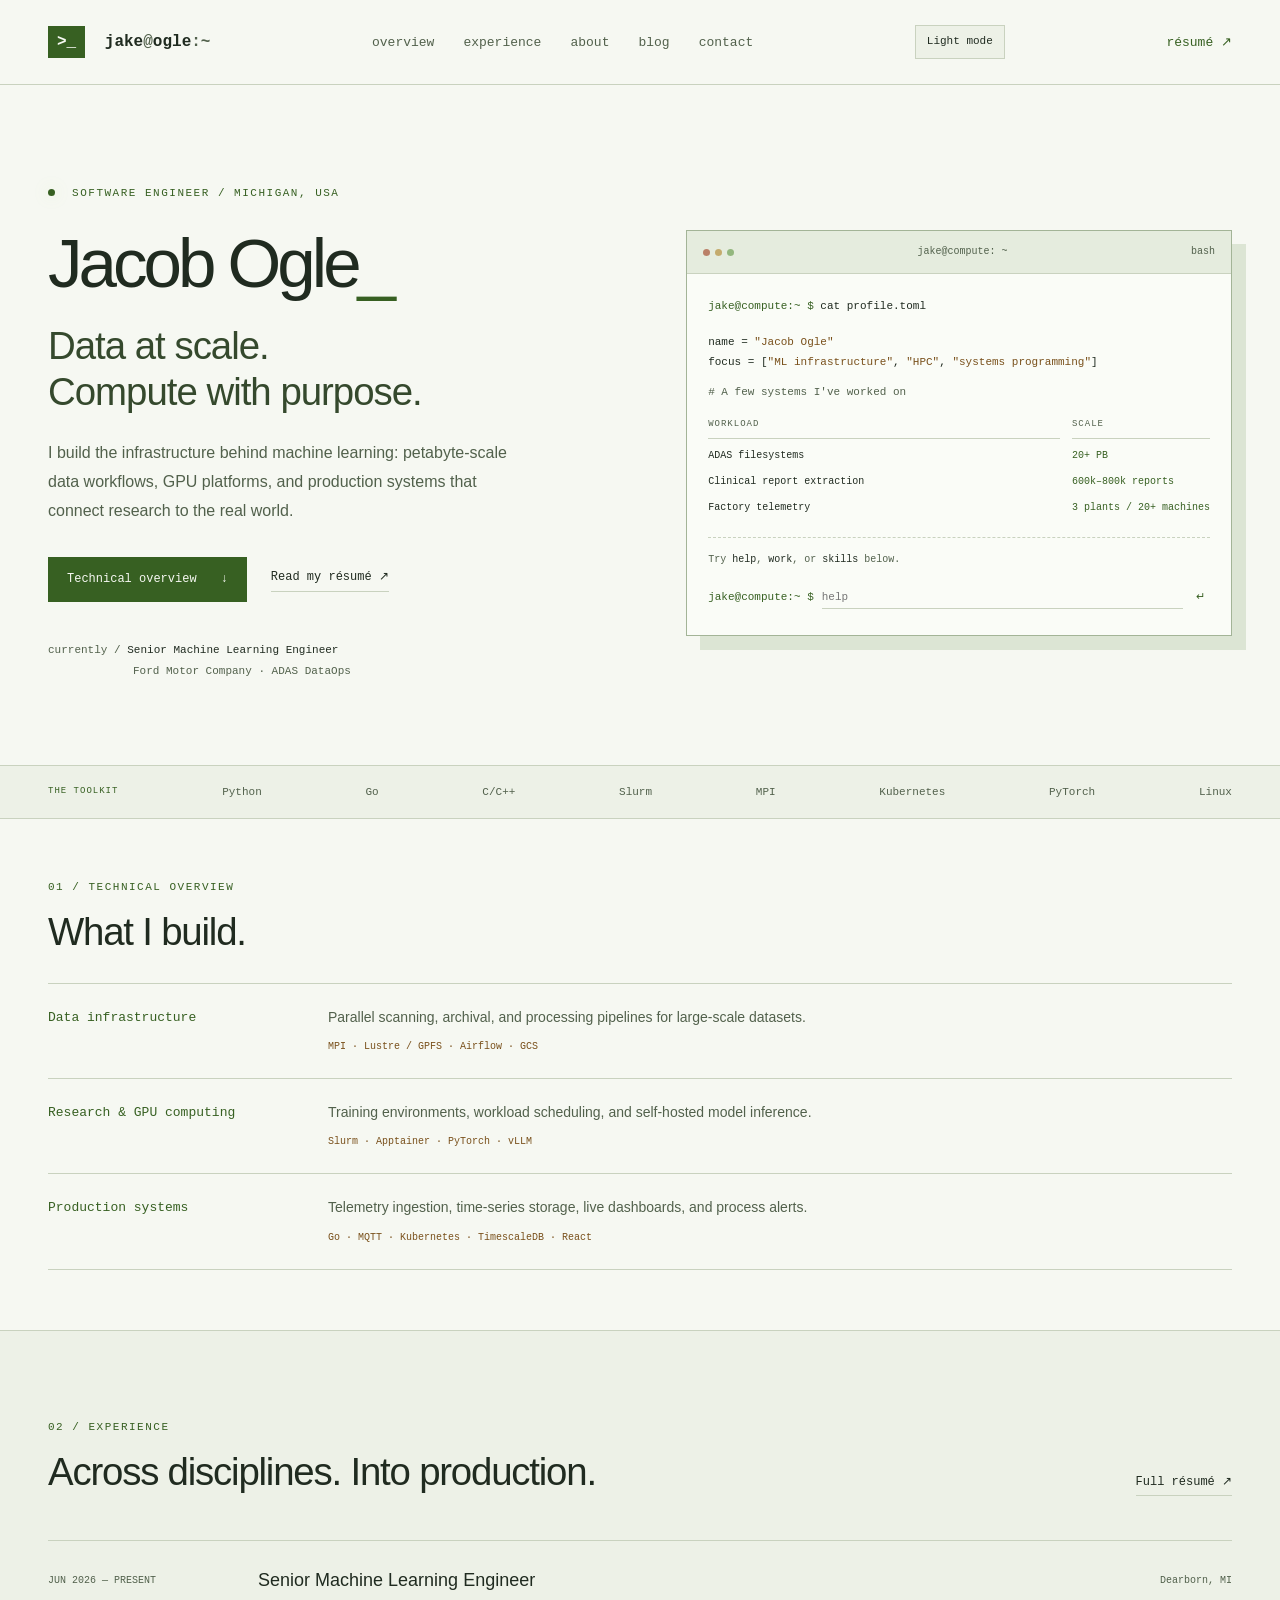
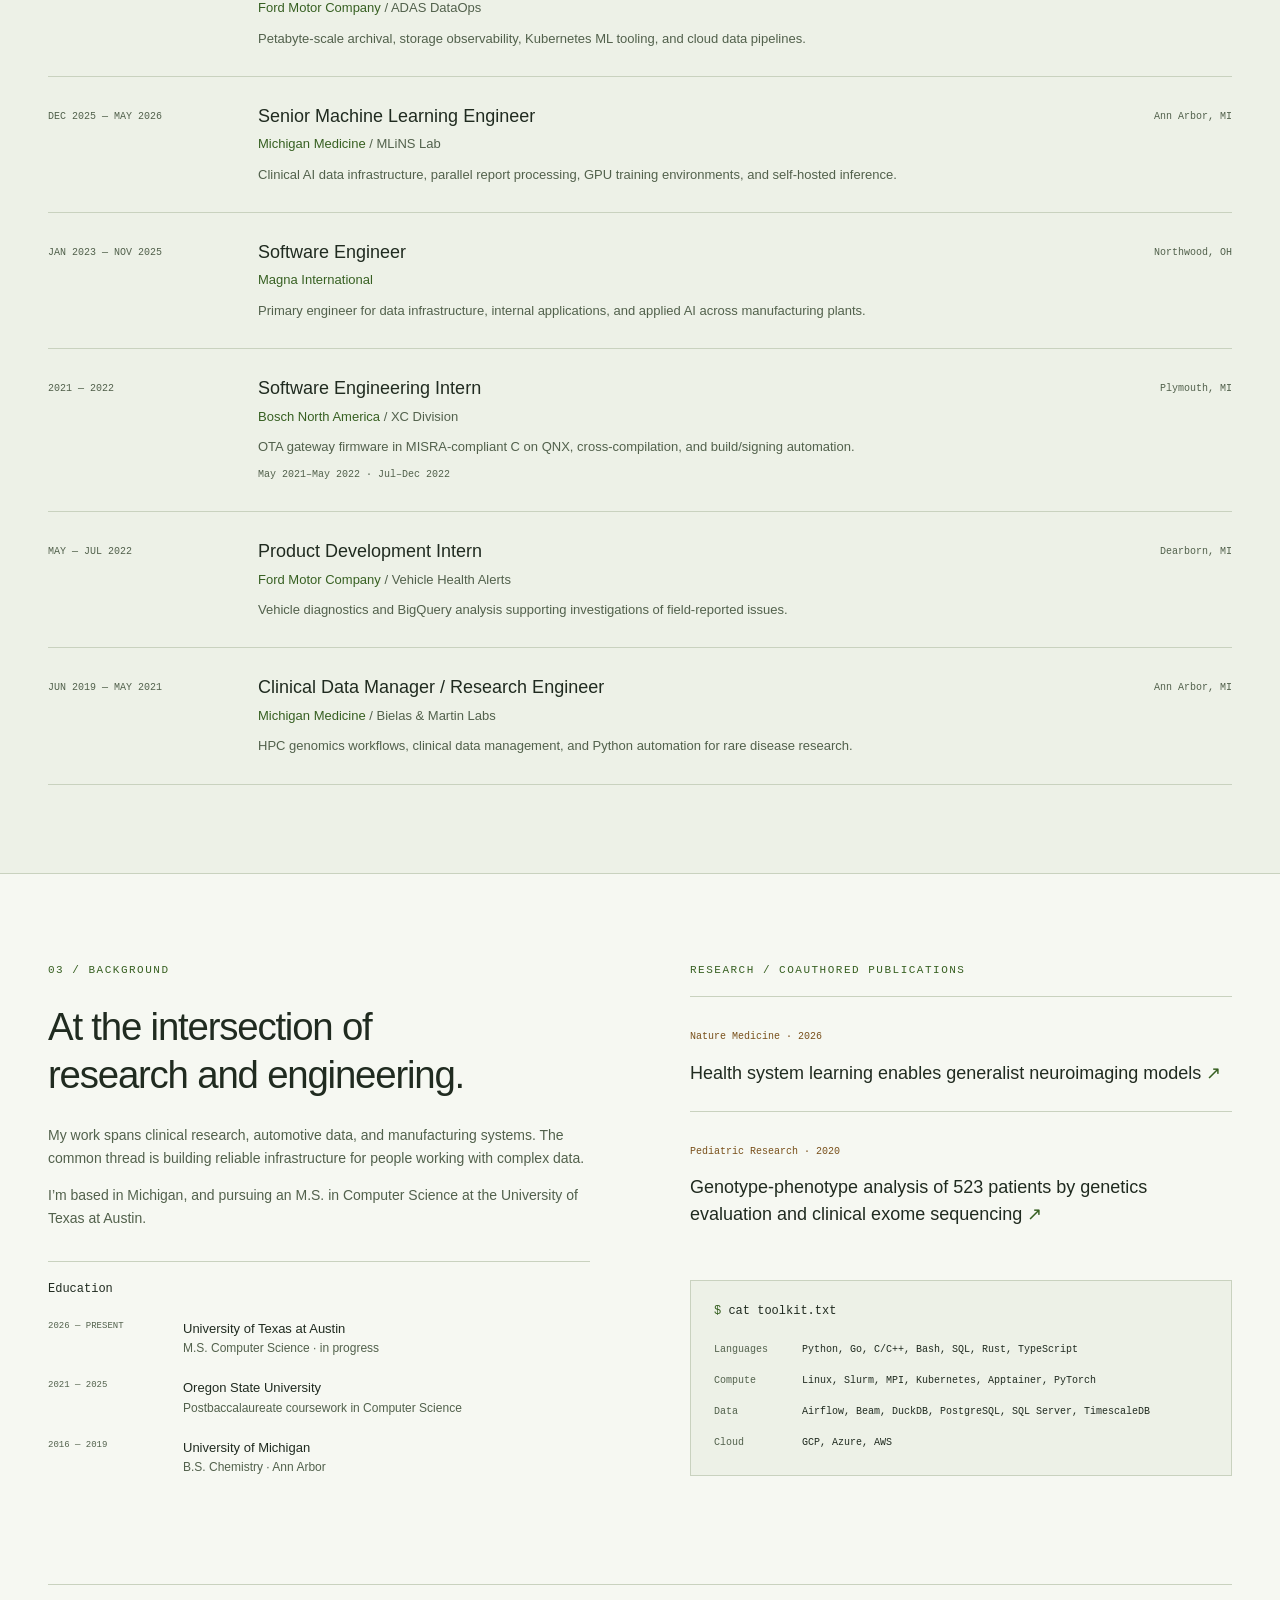
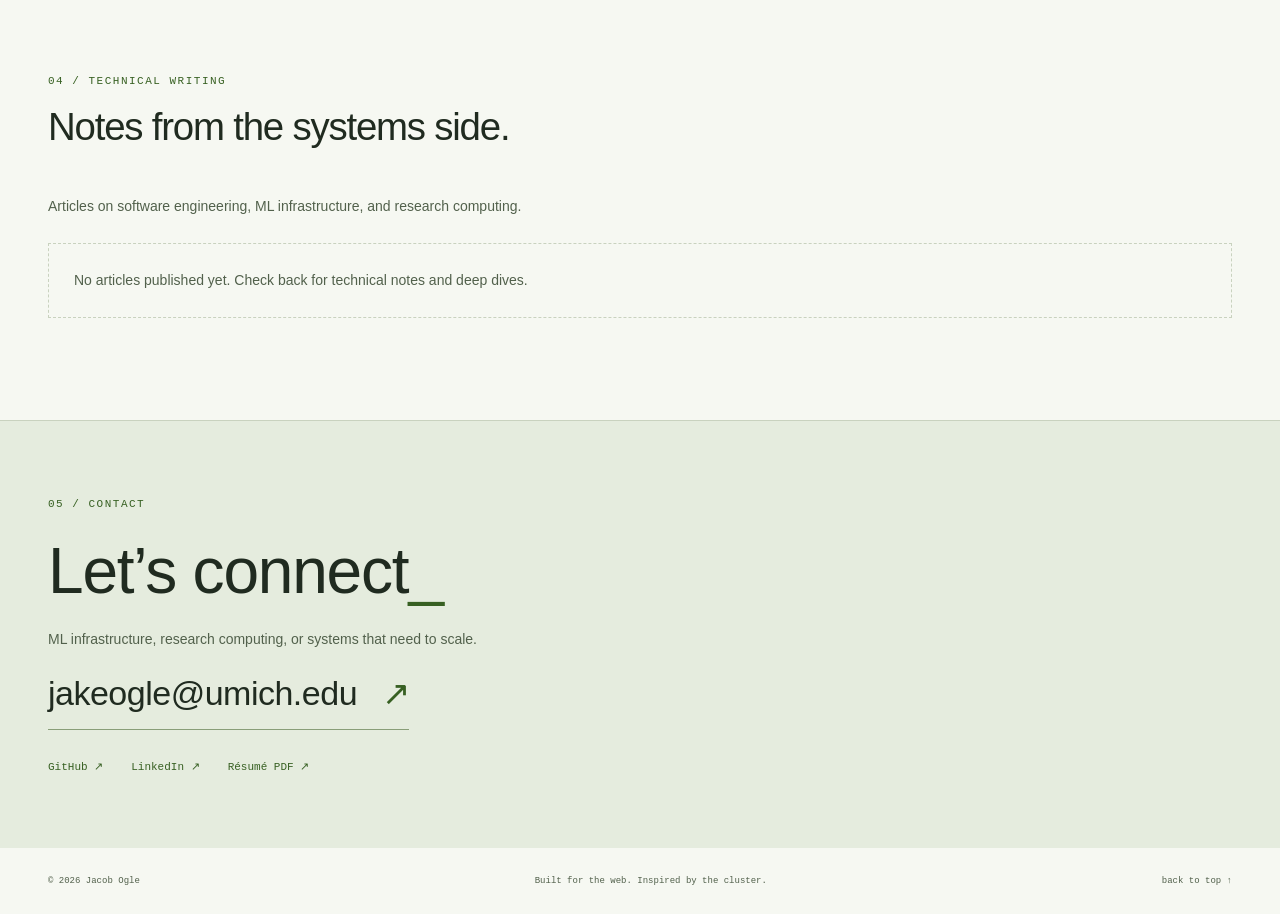
<file: index.html>
<!doctype html>
<html lang="en" data-theme="light">
<head>
  <meta charset="utf-8">
  <meta name="viewport" content="width=device-width, initial-scale=1">
  <meta name="theme-color" content="#f6f8f2">
  <meta name="description" content="Jacob Ogle — software engineer building ML infrastructure, petabyte-scale data workflows, and high-performance computing systems.">
  <title>Jacob Ogle | ML Infrastructure & HPC</title>
  <link rel="icon" href="assets/favicon.svg" type="image/svg+xml">
  <script src="theme.js"></script>
  <link rel="stylesheet" href="styles.css">
  <script src="script.js" defer></script>
  <script src="blog.js" defer></script>
</head>
<body>
<a class="skip" href="#main">Skip to content</a>
<header class="site-header">
  <a class="brand" href="#home" aria-label="Jacob Ogle, home"><span class="brand-icon">&gt;_</span> jake<span class="muted">@</span>ogle<span class="muted">:~</span></a>
  <nav aria-label="Main navigation"><a href="#work">overview</a><a href="#experience">experience</a><a href="#about">about</a><a href="#blog">blog</a><a href="#contact">contact</a></nav>
  <button class="theme-toggle" type="button" aria-pressed="true" hidden>Light mode</button>
  <a class="header-resume" href="assets/Jacob_Ogle_Resume.pdf">résumé <span aria-hidden="true">↗</span></a>
</header>
<main id="main">
<section class="hero wrap" id="home" aria-labelledby="hero-heading">
  <div class="hero-copy">
    <p class="eyebrow"><span class="status-dot" aria-hidden="true"></span> SOFTWARE ENGINEER / MICHIGAN, USA</p>
    <h1 id="hero-heading">Jacob Ogle<span class="cursor" aria-hidden="true">_</span></h1>
    <p class="hero-title">Data at scale.<br>Compute with purpose.</p>
    <p class="hero-description">I build the infrastructure behind machine learning: petabyte-scale data workflows, GPU platforms, and production systems that connect research to the real world.</p>
    <div class="hero-actions"><a class="button primary" href="#work">Technical overview <span aria-hidden="true">↓</span></a><a class="text-link" href="assets/Jacob_Ogle_Resume.pdf">Read my résumé <span aria-hidden="true">↗</span></a></div>
    <p class="current"><span class="muted">currently /</span> Senior Machine Learning Engineer<br><span class="current-company">Ford Motor Company · ADAS DataOps</span></p>
  </div>
  <div class="terminal" aria-label="Interactive profile terminal">
    <div class="terminal-bar"><span class="window-dots" aria-hidden="true"><i></i><i></i><i></i></span><span>jake@compute: ~</span><span class="terminal-shell">bash</span></div>
    <div class="terminal-body">
      <p><span class="prompt">jake@compute:~ $</span> cat profile.toml</p>
      <div class="terminal-profile"><p><span class="term-key">name</span> = <span class="term-value">"Jacob Ogle"</span></p><p><span class="term-key">focus</span> = [<span class="term-value">"ML infrastructure"</span>, <span class="term-value">"HPC"</span>, <span class="term-value">"systems programming"</span>]</p></div>
      <p class="terminal-comment"># A few systems I've worked on</p>
      <div class="terminal-table"><span>WORKLOAD</span><span>SCALE</span><span>ADAS filesystems</span><strong>20+ PB</strong><span>Clinical report extraction</span><strong>600k–800k reports</strong><span>Factory telemetry</span><strong>3 plants / 20+ machines</strong></div>
      <div class="terminal-rule"></div>
      <p class="terminal-hint">Try <span>help</span>, <span>work</span>, or <span>skills</span> below.</p>
      <div id="terminal-output" role="log" aria-live="polite" aria-label="Command output"></div>
      <form id="terminal-form" autocomplete="off"><label class="prompt" for="command">jake@compute:~ $</label><input id="command" name="command" type="text" maxlength="120" aria-label="Terminal command" placeholder="help" spellcheck="false" autocapitalize="off"><button type="submit" aria-label="Run command">↵</button></form>
      <noscript><p>Terminal commands need JavaScript. All content is available through the navigation above.</p></noscript>
    </div>
  </div>
</section>
<div class="stack-strip"><div class="wrap"><span class="strip-label">THE TOOLKIT</span><span>Python</span><span>Go</span><span>C/C++</span><span>Slurm</span><span>MPI</span><span>Kubernetes</span><span>PyTorch</span><span>Linux</span></div></div>
<section class="section wrap technical-section" id="work" aria-labelledby="work-heading">
  <div class="section-heading"><div><p class="eyebrow">01 / TECHNICAL OVERVIEW</p><h2 id="work-heading">What I build.</h2></div></div>
  <dl class="technical-overview">
    <div class="technical-row"><dt>Data infrastructure</dt><dd>Parallel scanning, archival, and processing pipelines for large-scale datasets.<span class="technical-tools">MPI · Lustre / GPFS · Airflow · GCS</span></dd></div>
    <div class="technical-row"><dt>Research &amp; GPU computing</dt><dd>Training environments, workload scheduling, and self-hosted model inference.<span class="technical-tools">Slurm · Apptainer · PyTorch · vLLM</span></dd></div>
    <div class="technical-row"><dt>Production systems</dt><dd>Telemetry ingestion, time-series storage, live dashboards, and process alerts.<span class="technical-tools">Go · MQTT · Kubernetes · TimescaleDB · React</span></dd></div>
  </dl>
</section>
<section class="experience-section" id="experience" aria-labelledby="experience-heading"><div class="wrap section">
  <div class="section-heading"><div><p class="eyebrow">02 / EXPERIENCE</p><h2 id="experience-heading">Across disciplines. Into production.</h2></div><a class="text-link" href="assets/Jacob_Ogle_Resume.pdf">Full résumé <span aria-hidden="true">↗</span></a></div>
  <div class="timeline">
    <article class="job"><p class="job-date">JUN 2026 — PRESENT</p><div><h3>Senior Machine Learning Engineer</h3><p class="job-company">Ford Motor Company <span> / ADAS DataOps</span></p><p>Petabyte-scale archival, storage observability, Kubernetes ML tooling, and cloud data pipelines.</p></div><span class="job-place">Dearborn, MI</span></article>
    <article class="job"><p class="job-date">DEC 2025 — MAY 2026</p><div><h3>Senior Machine Learning Engineer</h3><p class="job-company">Michigan Medicine <span> / MLiNS Lab</span></p><p>Clinical AI data infrastructure, parallel report processing, GPU training environments, and self-hosted inference.</p></div><span class="job-place">Ann Arbor, MI</span></article>
    <article class="job"><p class="job-date">JAN 2023 — NOV 2025</p><div><h3>Software Engineer</h3><p class="job-company">Magna International</p><p>Primary engineer for data infrastructure, internal applications, and applied AI across manufacturing plants.</p></div><span class="job-place">Northwood, OH</span></article>
    <article class="job"><p class="job-date">2021 — 2022</p><div><h3>Software Engineering Intern</h3><p class="job-company">Bosch North America <span> / XC Division</span></p><p>OTA gateway firmware in MISRA-compliant C on QNX, cross-compilation, and build/signing automation.</p><p class="job-note">May 2021–May 2022 · Jul–Dec 2022</p></div><span class="job-place">Plymouth, MI</span></article>
    <article class="job"><p class="job-date">MAY — JUL 2022</p><div><h3>Product Development Intern</h3><p class="job-company">Ford Motor Company <span> / Vehicle Health Alerts</span></p><p>Vehicle diagnostics and BigQuery analysis supporting investigations of field-reported issues.</p></div><span class="job-place">Dearborn, MI</span></article>
    <article class="job"><p class="job-date">JUN 2019 — MAY 2021</p><div><h3>Clinical Data Manager / Research Engineer</h3><p class="job-company">Michigan Medicine <span> / Bielas & Martin Labs</span></p><p>HPC genomics workflows, clinical data management, and Python automation for rare disease research.</p></div><span class="job-place">Ann Arbor, MI</span></article>
  </div>
</div></section>
<section class="section wrap about-section" id="about" aria-labelledby="about-heading"><div><p class="eyebrow">03 / BACKGROUND</p><h2 id="about-heading">At the intersection of<br>research and engineering.</h2><p class="about-copy">My work spans clinical research, automotive data, and manufacturing systems. The common thread is building reliable infrastructure for people working with complex data.</p><p class="about-copy">I’m based in Michigan, and pursuing an M.S. in Computer Science at the University of Texas at Austin.</p><div class="education"><h3>Education</h3><div><span>2026 — PRESENT</span><p><strong>University of Texas at Austin</strong><br>M.S. Computer Science · in progress</p></div><div><span>2021 — 2025</span><p><strong>Oregon State University</strong><br>Postbaccalaureate coursework in Computer Science</p></div><div><span>2016 — 2019</span><p><strong>University of Michigan</strong><br>B.S. Chemistry · Ann Arbor</p></div></div></div>
<div class="publications"><p class="eyebrow">RESEARCH / COAUTHORED PUBLICATIONS</p><a class="publication" href="https://doi.org/10.1038/s41591-026-04497-1"><span class="publication-journal">Nature Medicine · 2026</span><h3>Health system learning enables generalist neuroimaging models <span aria-hidden="true">↗</span></h3></a><a class="publication" href="https://pubmed.ncbi.nlm.nih.gov/31618753/"><span class="publication-journal">Pediatric Research · 2020</span><h3>Genotype-phenotype analysis of 523 patients by genetics evaluation and clinical exome sequencing <span aria-hidden="true">↗</span></h3></a><div class="skills-panel"><h3><span class="prompt">$</span> cat toolkit.txt</h3><dl><dt>Languages</dt><dd>Python, Go, C/C++, Bash, SQL, Rust, TypeScript</dd><dt>Compute</dt><dd>Linux, Slurm, MPI, Kubernetes, Apptainer, PyTorch</dd><dt>Data</dt><dd>Airflow, Beam, DuckDB, PostgreSQL, SQL Server, TimescaleDB</dd><dt>Cloud</dt><dd>GCP, Azure, AWS</dd></dl></div></div></section>
<section class="section wrap blog-section" id="blog" aria-labelledby="blog-heading">
  <div class="section-heading"><div><p class="eyebrow">04 / TECHNICAL WRITING</p><h2 id="blog-heading">Notes from the systems side.</h2></div></div>
  <p class="about-copy">Articles on software engineering, ML infrastructure, and research computing.</p>
  <div id="blog-filters" class="blog-tags" role="group" aria-label="Filter articles by tag" hidden></div>
  <div id="blog-posts" class="blog-posts">
    <!-- Add published article cards here. See README.md for the copyable format. -->
  </div>
  <p id="blog-empty" class="blog-empty" role="status">No articles published yet. Check back for technical notes and deep dives.</p>
  <noscript><p class="about-copy">All published articles appear below; tag filtering requires JavaScript.</p></noscript>
</section>
<section class="contact-section" id="contact" aria-labelledby="contact-heading"><div class="wrap"><p class="eyebrow">05 / CONTACT</p><h2 id="contact-heading">Let’s connect<span class="cursor" aria-hidden="true">_</span></h2><p>ML infrastructure, research computing, or systems that need to scale.</p><a class="contact-email" href="mailto:jakeogle@umich.edu">jakeogle@umich.edu <span aria-hidden="true">↗</span></a><div class="contact-links"><a href="https://github.com/jake-ogle">GitHub ↗</a><a href="https://linkedin.com/in/jakeogle">LinkedIn ↗</a><a href="assets/Jacob_Ogle_Resume.pdf">Résumé PDF ↗</a></div></div></section>
</main>
<footer class="wrap"><span>© <span id="year">2026</span> Jacob Ogle</span><span>Built for the web. Inspired by the cluster.</span><a href="#home">back to top ↑</a></footer>
</body>
</html>
</file>
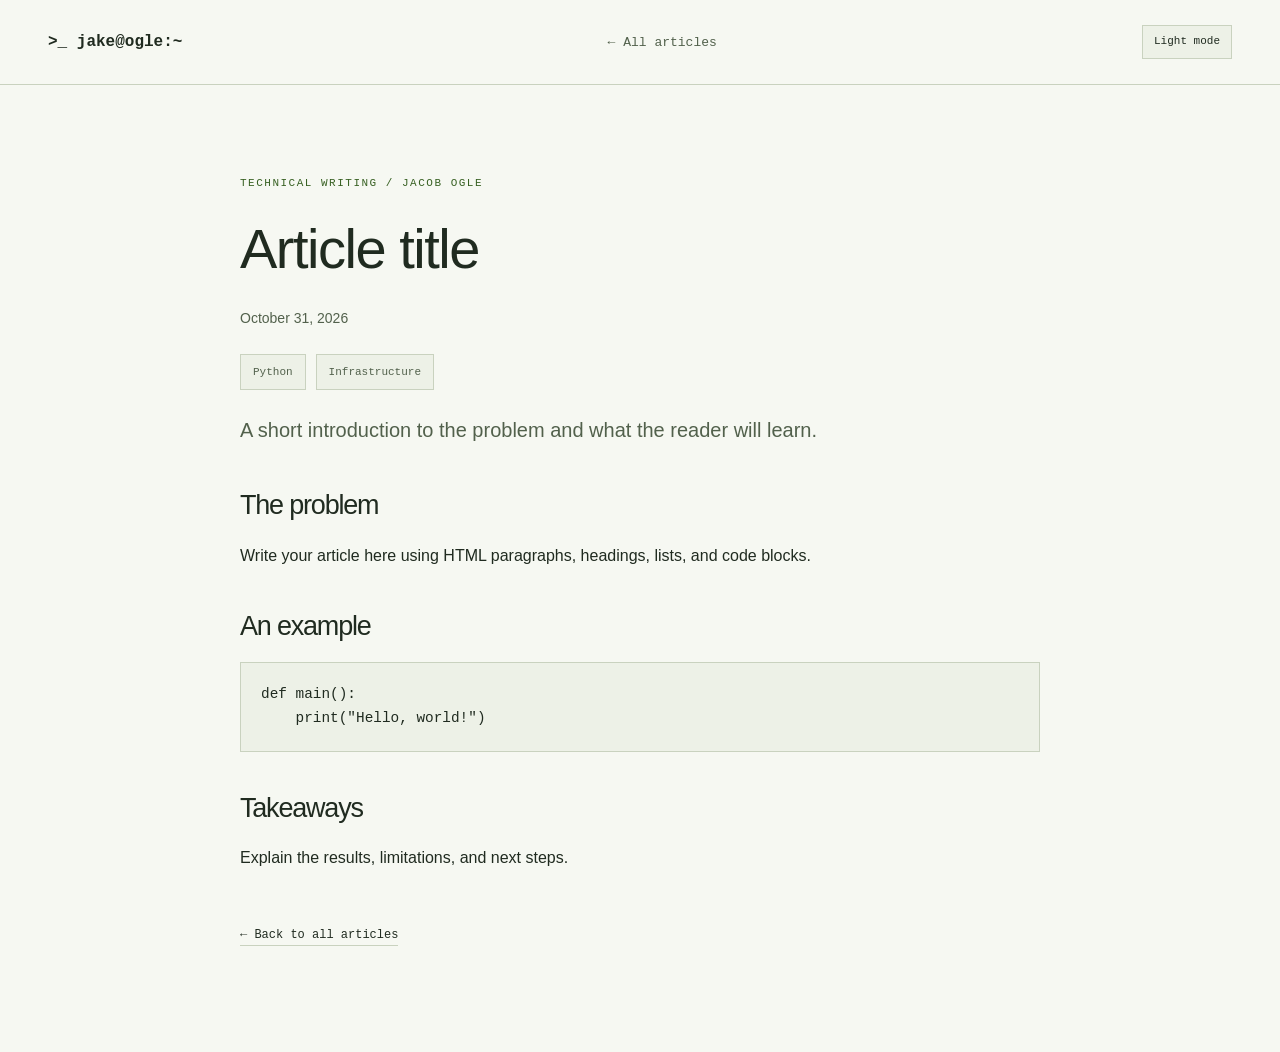
<file: blog/_template.html>
<!doctype html>
<html lang="en" data-theme="light">
<head>
  <meta charset="utf-8">
  <meta name="viewport" content="width=device-width, initial-scale=1">
  <meta name="theme-color" content="#f6f8f2">
  <!-- Remove noindex from your published copy. -->
  <meta name="robots" content="noindex">
  <meta name="description" content="Replace with a short article summary.">
  <title>Article title | Jacob Ogle</title>
  <link rel="icon" href="../assets/favicon.svg" type="image/svg+xml">
  <script src="../theme.js"></script>
  <link rel="stylesheet" href="../styles.css">
</head>
<body>
<a class="skip" href="#main">Skip to content</a>
<header class="site-header">
  <a class="brand" href="../index.html">&gt;_ jake@ogle:~</a>
  <nav aria-label="Main navigation"><a href="../index.html#blog">← All articles</a></nav>
  <button class="theme-toggle" type="button" aria-pressed="true" hidden>Light mode</button>
</header>
<main id="main" class="wrap section article-page">
  <article>
    <header>
      <p class="eyebrow">TECHNICAL WRITING / JACOB OGLE</p>
      <h1>Article title</h1>
      <p class="about-copy"><time datetime="2026-10-31">October 31, 2026</time></p>
      <ul class="blog-tags" aria-label="Article tags"><li>Python</li><li>Infrastructure</li></ul>
      <p class="article-lede">A short introduction to the problem and what the reader will learn.</p>
    </header>
    <h2>The problem</h2>
    <p>Write your article here using HTML paragraphs, headings, lists, and code blocks.</p>
    <h2>An example</h2>
    <pre><code>def main():
    print("Hello, world!")</code></pre>
    <h2>Takeaways</h2>
    <p>Explain the results, limitations, and next steps.</p>
  </article>
  <p><a class="text-link" href="../index.html#blog">← Back to all articles</a></p>
</main>
</body>
</html>
</file>
<file: styles.css>
:root{color-scheme:dark;--bg:#101510;--panel:#151c16;--text:#e6e9dd;--muted:#a0ae9e;--green:#b4df83;--amber:#e5c38b;--line:#303c2e;--mono:ui-monospace,SFMono-Regular,Consolas,"Liberation Mono",monospace;--sans:-apple-system,BlinkMacSystemFont,"Segoe UI",sans-serif}*{box-sizing:border-box}html{scroll-behavior:smooth;scroll-padding-top:95px}body{margin:0;background:var(--bg);color:var(--text);font-family:var(--sans);line-height:1.65;-webkit-font-smoothing:antialiased}a{color:inherit;text-decoration:none}a:hover{color:var(--green)}button,input{font:inherit}a,button,input{touch-action:manipulation}:focus-visible{outline:2px solid var(--green);outline-offset:5px}::selection{background:var(--green);color:var(--bg)}.wrap{width:min(1200px,calc(100% - 96px));margin-inline:auto}.muted{color:var(--muted)}.site-header{height:85px;border-bottom:1px solid var(--line);display:flex;align-items:center;justify-content:space-between;padding-inline:48px;gap:25px;font:13px var(--mono);background:var(--bg)}.brand{font-size:16px;font-weight:600;white-space:nowrap}.brand-icon{background:var(--green);color:var(--bg);padding:7px 9px;margin-right:10px}.site-header nav{display:flex;gap:29px;color:var(--muted)}.header-resume{color:var(--green)}.hero{display:grid;grid-template-columns:1.05fr 1fr;gap:65px;align-items:center;padding-block:100px 83px}.eyebrow{font:11px/1.6 var(--mono);letter-spacing:1.5px;color:var(--green);margin:0 0 24px}.status-dot{display:inline-block;width:7px;height:7px;background:var(--green);border-radius:50%;margin-right:9px;box-shadow:0 0 15px #b4df8340}h1,h2,h3,p{margin-top:0}h1{font-size:clamp(46px,5.4vw,76px);font-weight:500;line-height:1.05;letter-spacing:-4px;margin-bottom:24px}.cursor{color:var(--green)}.hero-title{font-size:clamp(26px,3vw,39px);line-height:1.2;letter-spacing:-1px;margin-bottom:24px;color:var(--heading)}.hero-description{color:var(--muted);max-width:460px;font-size:16px;line-height:1.8}.hero-actions{display:flex;align-items:center;gap:24px;margin:31px 0 38px}.button{display:inline-flex;align-items:center;justify-content:space-between;gap:24px;padding:12px 18px;font:12px/1.6 var(--mono)}.primary{background:var(--green);color:var(--bg);border:1px solid var(--green)}.primary:hover{background:#c9efa1;color:var(--bg)}.text-link{font:12px/1.7 var(--mono);border-bottom:1px solid var(--line);padding-bottom:3px}.current{font:11px/1.9 var(--mono);margin:0}.current-company{padding-left:85px;color:var(--muted)}.terminal{border:1px solid var(--terminal-border);background:var(--terminal-bg);box-shadow:14px 14px 0 var(--terminal-shadow);min-width:0;font:11px/1.8 var(--mono)}.terminal-bar{display:flex;align-items:center;justify-content:space-between;background:var(--terminal-bar);color:var(--muted);padding:12px 16px;border-bottom:1px solid var(--line);gap:12px;font-size:10px}.window-dots{display:flex;gap:5px}.window-dots i{width:7px;height:7px;border-radius:50%;background:#78876f}.window-dots i:first-child{background:#ba8068}.window-dots i:nth-child(2){background:#c4ab6d}.window-dots i:nth-child(3){background:#93b77e}.terminal-shell{color:var(--muted)}.terminal-body{padding:23px 21px}.terminal-body p{margin-bottom:14px}.prompt{color:var(--green);white-space:nowrap}.terminal-profile{padding-block:2px 10px}.terminal-profile p{margin:0}.term-key{color:var(--text)}.term-value{color:var(--amber)}.terminal-comment{color:var(--muted)}.terminal-table{display:grid;grid-template-columns:1fr auto;gap:8px 12px;font-size:10px}.terminal-table>span:nth-child(-n+2){font-size:9px;letter-spacing:1px;color:var(--muted);padding-bottom:5px;border-bottom:1px solid var(--line)}.terminal-table strong{color:var(--green);font-weight:400}.terminal-rule{border-top:1px dashed var(--line);margin:20px 0 13px}.terminal-hint{font-size:10px;color:var(--muted)}.terminal-hint span{color:var(--text)}#terminal-form{display:flex;align-items:center;gap:8px}#command{background:transparent;border:0;border-bottom:1px solid var(--line);border-radius:0;min-width:0;width:100%;color:var(--text);padding:5px 0;font:11px var(--mono)}#terminal-form button{background:none;border:0;color:var(--green);padding:5px;cursor:pointer}#terminal-output{max-height:190px;overflow:auto;overflow-wrap:anywhere;scrollbar-color:var(--line) transparent}#terminal-output p{white-space:pre-wrap;margin-bottom:12px;color:var(--muted)}#terminal-output a{color:var(--green);text-decoration:underline}.stack-strip{border-block:1px solid var(--line);background:var(--panel)}.stack-strip .wrap{display:flex;justify-content:space-between;gap:24px;flex-wrap:wrap;padding-block:20px;font:11px var(--mono);color:var(--muted)}.strip-label{font-size:9px;letter-spacing:1px;color:var(--green)}.section{padding-block:88px}.section-heading{display:flex;justify-content:space-between;align-items:end;gap:25px;margin-bottom:44px}.section-heading .eyebrow{margin-bottom:12px}h2{font-size:clamp(27px,3vw,39px);line-height:1.25;letter-spacing:-1.2px;font-weight:450;margin-bottom:0}.section-heading>p{font:12px/1.8 var(--mono);color:var(--muted);margin:0}.experience-section{background:var(--panel);border-block:1px solid var(--line)}.timeline{border-top:1px solid var(--line)}.job{display:grid;grid-template-columns:185px 1fr 110px;gap:25px;border-bottom:1px solid var(--line);padding-block:27px}.job-date{font:10px/1.7 var(--mono);color:var(--muted);padding-top:4px}.job h3{font-size:18px;font-weight:500;line-height:1.4;margin-bottom:4px}.job-company{font-size:13px;color:var(--green);margin-bottom:9px}.job-company span{color:var(--muted)}.job div>p:not(.job-company){font-size:13px;color:var(--muted);margin-bottom:0;max-width:650px}.job div>p.job-note{font:10px/1.8 var(--mono);margin-top:9px}.job-place{font:10px/1.8 var(--mono);color:var(--muted);text-align:right;padding-top:4px}.about-section{display:grid;grid-template-columns:1fr 1fr;gap:100px}.about-section h2{margin-bottom:25px}.about-copy{color:var(--muted);font-size:14px}.education{border-top:1px solid var(--line);margin-top:30px;padding-top:20px}.education h3{font:12px var(--mono);margin-bottom:22px}.education>div{display:grid;grid-template-columns:120px 1fr;gap:15px;margin-bottom:18px}.education span{font:9px/1.9 var(--mono);color:var(--muted)}.education p{font-size:12px;color:var(--muted);margin-bottom:0}.education strong{font-size:13px;color:var(--text);font-weight:500}.publications>.eyebrow{margin-bottom:17px}.publication{display:block;padding:24px 0;border-top:1px solid var(--line)}.publication-journal{font:10px var(--mono);color:var(--amber)}.publication h3{font-size:18px;line-height:1.5;font-weight:450;margin:12px 0 0}.publication h3 span{color:var(--green)}.skills-panel{margin-top:28px;border:1px solid var(--line);background:var(--panel);padding:23px}.skills-panel h3{font:12px var(--mono);margin-bottom:23px}.skills-panel dl{margin:0;display:grid;grid-template-columns:75px 1fr;gap:13px;font:10px/1.8 var(--mono)}.skills-panel dt{color:var(--muted)}.skills-panel dd{margin:0}.contact-section{padding-block:75px;background:var(--contact-bg);border-top:1px solid var(--line)}.contact-section .eyebrow{margin-bottom:17px}.contact-section h2{font-size:clamp(39px,5vw,65px);margin-bottom:17px}.contact-section p:not(.eyebrow){color:var(--muted);font-size:14px}.contact-email{font-size:clamp(20px,3vw,34px);letter-spacing:-.5px;border-bottom:1px solid var(--contact-line);padding-bottom:8px;display:inline-block}.contact-email span{color:var(--green);margin-left:16px}.contact-links{display:flex;gap:28px;font:11px var(--mono);margin-top:30px;color:var(--green)}footer{padding-block:25px;display:flex;justify-content:space-between;gap:20px;color:var(--muted);font:9px/1.8 var(--mono)}.skip{position:absolute;top:-100px;left:15px;padding:12px;background:var(--green);color:var(--bg);z-index:10}.skip:focus{top:10px}@media(min-width:1450px){.hero{padding-block:120px}}@media(max-width:1050px){.wrap{width:calc(100% - 56px)}.site-header{padding-inline:28px}.hero{gap:35px;padding-block:70px}.terminal-body{padding:20px 15px}.hero-actions{gap:17px}.current-company{padding-left:0}.about-section{gap:50px}.job{grid-template-columns:150px 1fr 90px;gap:20px}}@media(max-width:780px){.hero{grid-template-columns:1fr;gap:45px}.hero-copy{max-width:600px}.hero-description{max-width:550px}.terminal{max-width:600px}.terminal-table{font-size:11px}.terminal-body{padding:24px}.site-header{height:auto;min-height:82px;flex-wrap:wrap;padding-block:20px;gap:20px}.site-header nav{order:3;width:100%;justify-content:space-between;gap:15px}.brand{font-size:14px}.hero{padding-block:55px}.hero h1{font-size:64px}.hero-title{font-size:34px}.section{padding-block:60px}.section-heading{display:block;margin-bottom:30px}.section-heading>p,.section-heading>a{display:inline-block;margin-top:20px}.about-section{grid-template-columns:1fr;gap:40px}.job{grid-template-columns:130px 1fr}.job-place{display:none}footer{flex-wrap:wrap}footer>span:nth-child(2){display:none}}@media(max-width:460px){.wrap{width:calc(100% - 36px)}.site-header{padding-inline:18px}.hero h1{font-size:55px;letter-spacing:-3px}.hero-title{font-size:30px}.eyebrow{font-size:9px}.hero-actions{gap:18px}.button{padding:11px 14px;gap:15px}.text-link{font-size:11px}.terminal{box-shadow:7px 7px 0 var(--terminal-shadow)}.terminal-body{padding:17px 12px;font-size:10px}.terminal-table{font-size:9px;gap:9px 8px}.terminal-profile{font-size:9px}#terminal-form{gap:6px}.terminal-shell{display:none}.job{grid-template-columns:1fr;gap:8px}.job-date{margin-bottom:0}.education>div{grid-template-columns:100px 1fr;gap:10px}.contact-links{gap:23px;font-size:10px}.stack-strip .wrap{gap:16px 22px}.contact-email{font-size:23px}}@media(prefers-reduced-motion:reduce){html{scroll-behavior:auto}}

/* Compact technical overview */
.technical-section{padding-block:60px}.technical-section .section-heading{margin-bottom:27px}.technical-overview{margin:0;border-top:1px solid var(--line)}.technical-row{display:grid;grid-template-columns:250px 1fr;gap:30px;padding-block:22px;border-bottom:1px solid var(--line)}.technical-row dt{font:13px/1.8 var(--mono);color:var(--green)}.technical-row dd{margin:0;font-size:14px;color:var(--muted)}.technical-tools{display:block;font:10px/1.8 var(--mono);color:var(--amber);margin-top:9px}@media(max-width:780px){.technical-row{grid-template-columns:200px 1fr;gap:20px}}@media(max-width:560px){.technical-row{grid-template-columns:1fr;gap:7px}.technical-section{padding-block:45px}}

/* Technical writing and article pages */
.blog-section{border-top:1px solid var(--line)}.blog-tags{display:flex;flex-wrap:wrap;gap:10px;padding:0;margin:22px 0;list-style:none}.blog-tags[hidden],[hidden]{display:none!important}.blog-tags button,.blog-tags li{border:1px solid var(--line);background:var(--panel);color:var(--muted);padding:7px 12px;font:11px/1.6 var(--mono)}.blog-tags button{cursor:pointer}.blog-tags button[aria-pressed="true"]{background:var(--green);color:var(--bg);border-color:var(--green)}.blog-posts>article{border-top:1px solid var(--line);padding-block:25px}.blog-posts h3{font-size:23px;font-weight:500;margin-bottom:10px}.blog-posts time{font:11px var(--mono);color:var(--amber)}.blog-posts p,.blog-empty{color:var(--muted);font-size:14px}.blog-empty{border:1px dashed var(--line);padding:25px;margin-top:25px}.article-page{max-width:800px}.article-page h1{font-size:clamp(34px,5vw,56px);letter-spacing:-1.5px;line-height:1.15;overflow-wrap:anywhere}.article-page h2{font-size:27px;margin:40px 0 18px}.article-page h3{margin-top:30px}.article-page article{margin-bottom:45px}.article-page p,.article-page li{line-height:1.85}.article-lede{font-size:20px;color:var(--muted)}.article-page pre{padding:20px;background:var(--panel);border:1px solid var(--line);overflow-x:auto}.article-page code{font-family:var(--mono);font-size:.9em}.article-page article a{color:var(--green);text-decoration:underline}.article-page img{max-width:100%;height:auto}@media(max-width:460px){.site-header nav{gap:10px;font-size:11px}}

.blog-posts:has(>article:not([hidden])) + .blog-empty{display:none}

/* Pages default to light; saved choices select the appropriate palette. */
:root{--heading:#c8d3bf;--terminal-bg:#0b100c;--terminal-border:#42513c;--terminal-shadow:#1b2318;--terminal-bar:#1c251a;--contact-bg:#1d291a;--contact-line:#5c7250}
:root[data-theme="light"]{color-scheme:light;--bg:#f6f8f2;--panel:#edf1e7;--text:#202b20;--muted:#52614c;--green:#376022;--amber:#79501b;--line:#c9d2bf;--heading:#35492d;--terminal-bg:#fafcf7;--terminal-border:#a3b497;--terminal-shadow:#dce5d4;--terminal-bar:#e5ecde;--contact-bg:#e5ecde;--contact-line:#899e78}
.theme-toggle{border:1px solid var(--line);background:var(--panel);color:var(--text);padding:7px 11px;cursor:pointer;white-space:nowrap;font:11px/1.6 var(--mono)}.theme-toggle:hover{border-color:var(--green);color:var(--green)}
:root[data-theme="light"] .primary:hover{background:#294b19;color:#fff}
@media(max-width:1050px) and (min-width:781px){.site-header{gap:15px}.site-header nav{gap:16px}}
</file>
